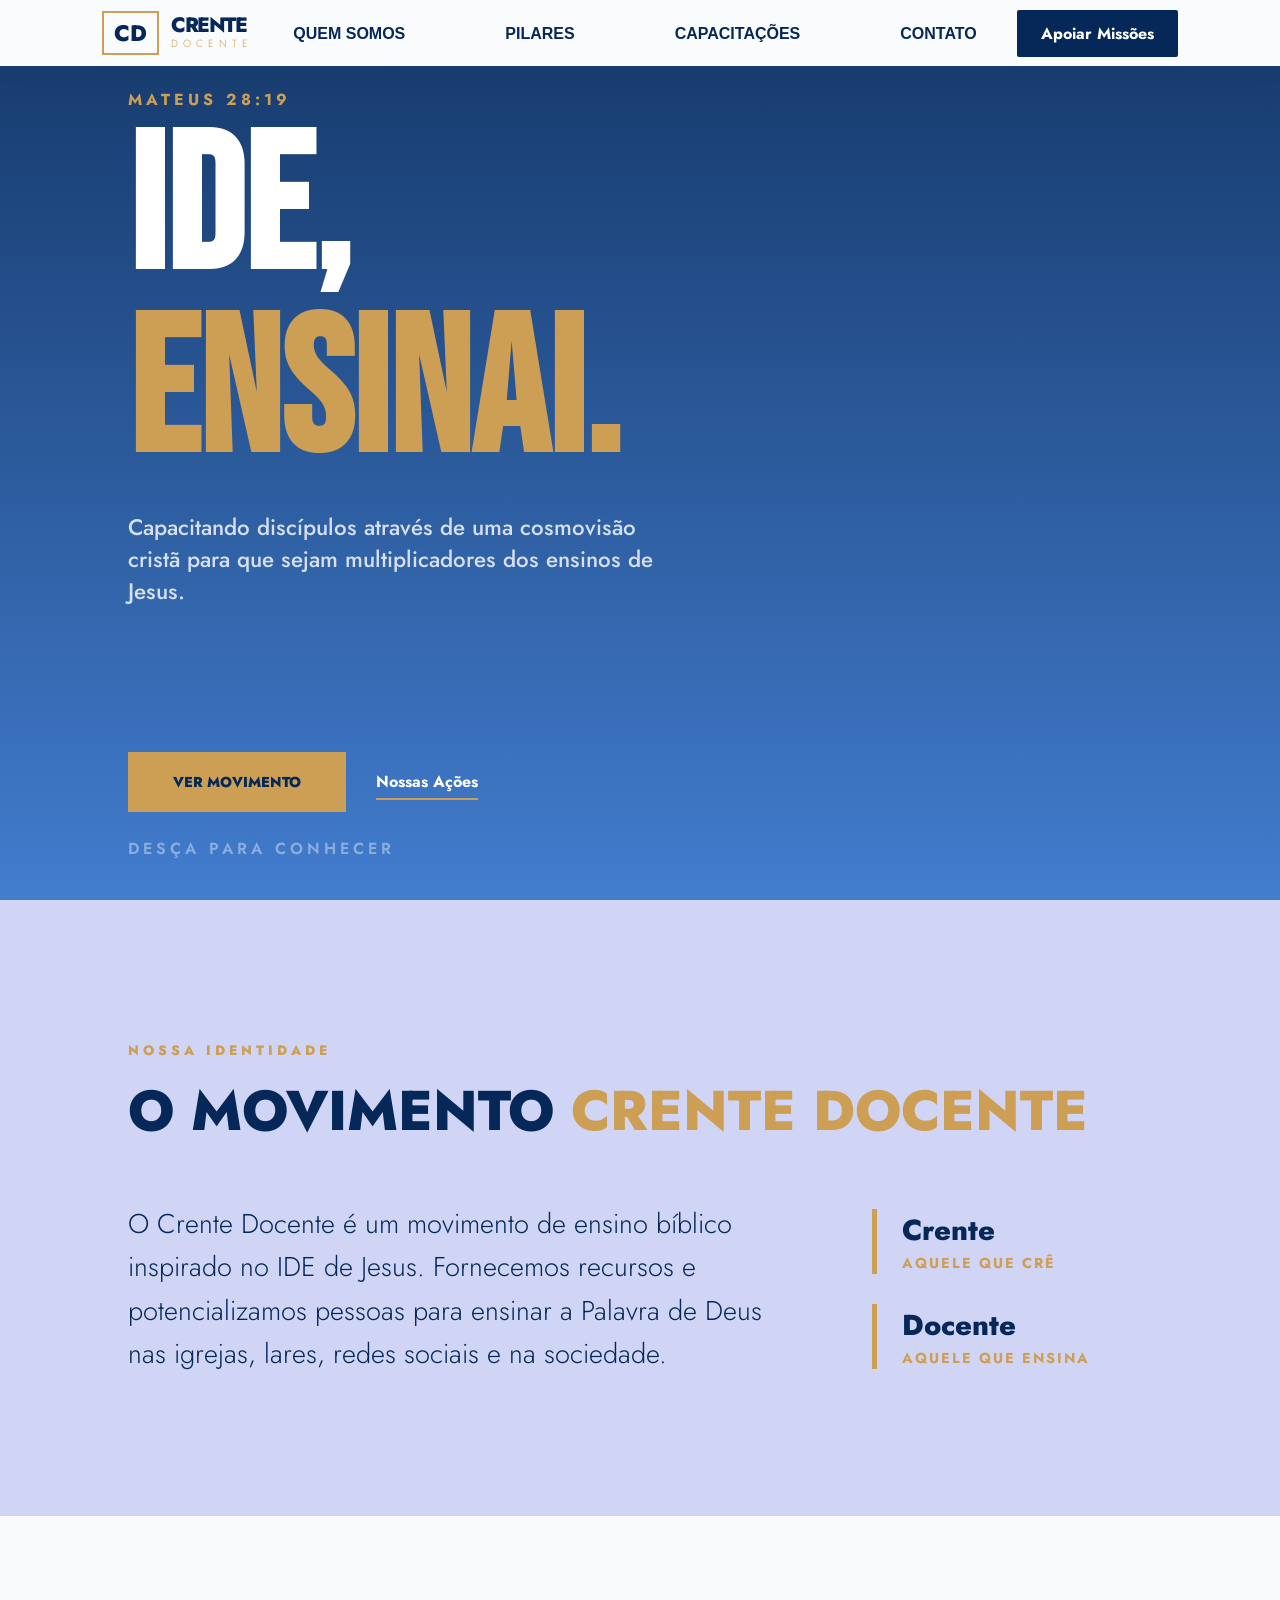
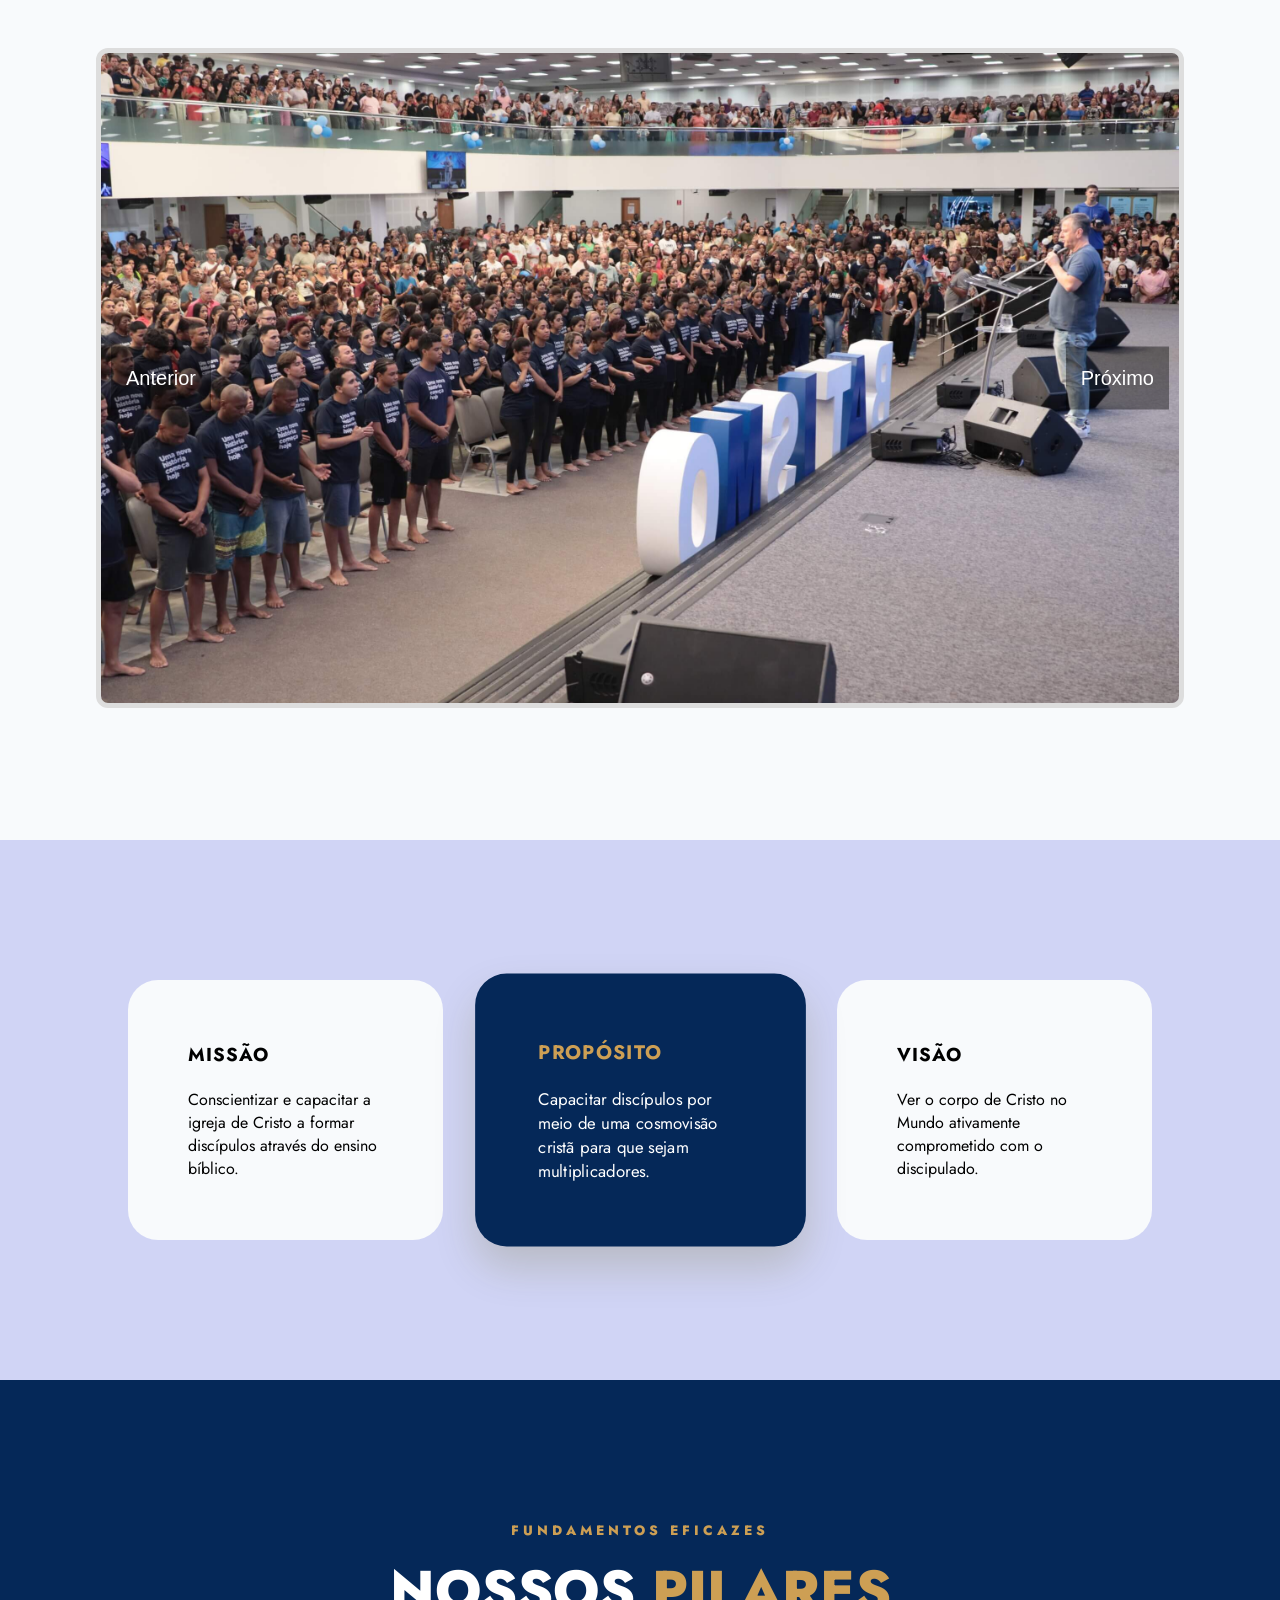
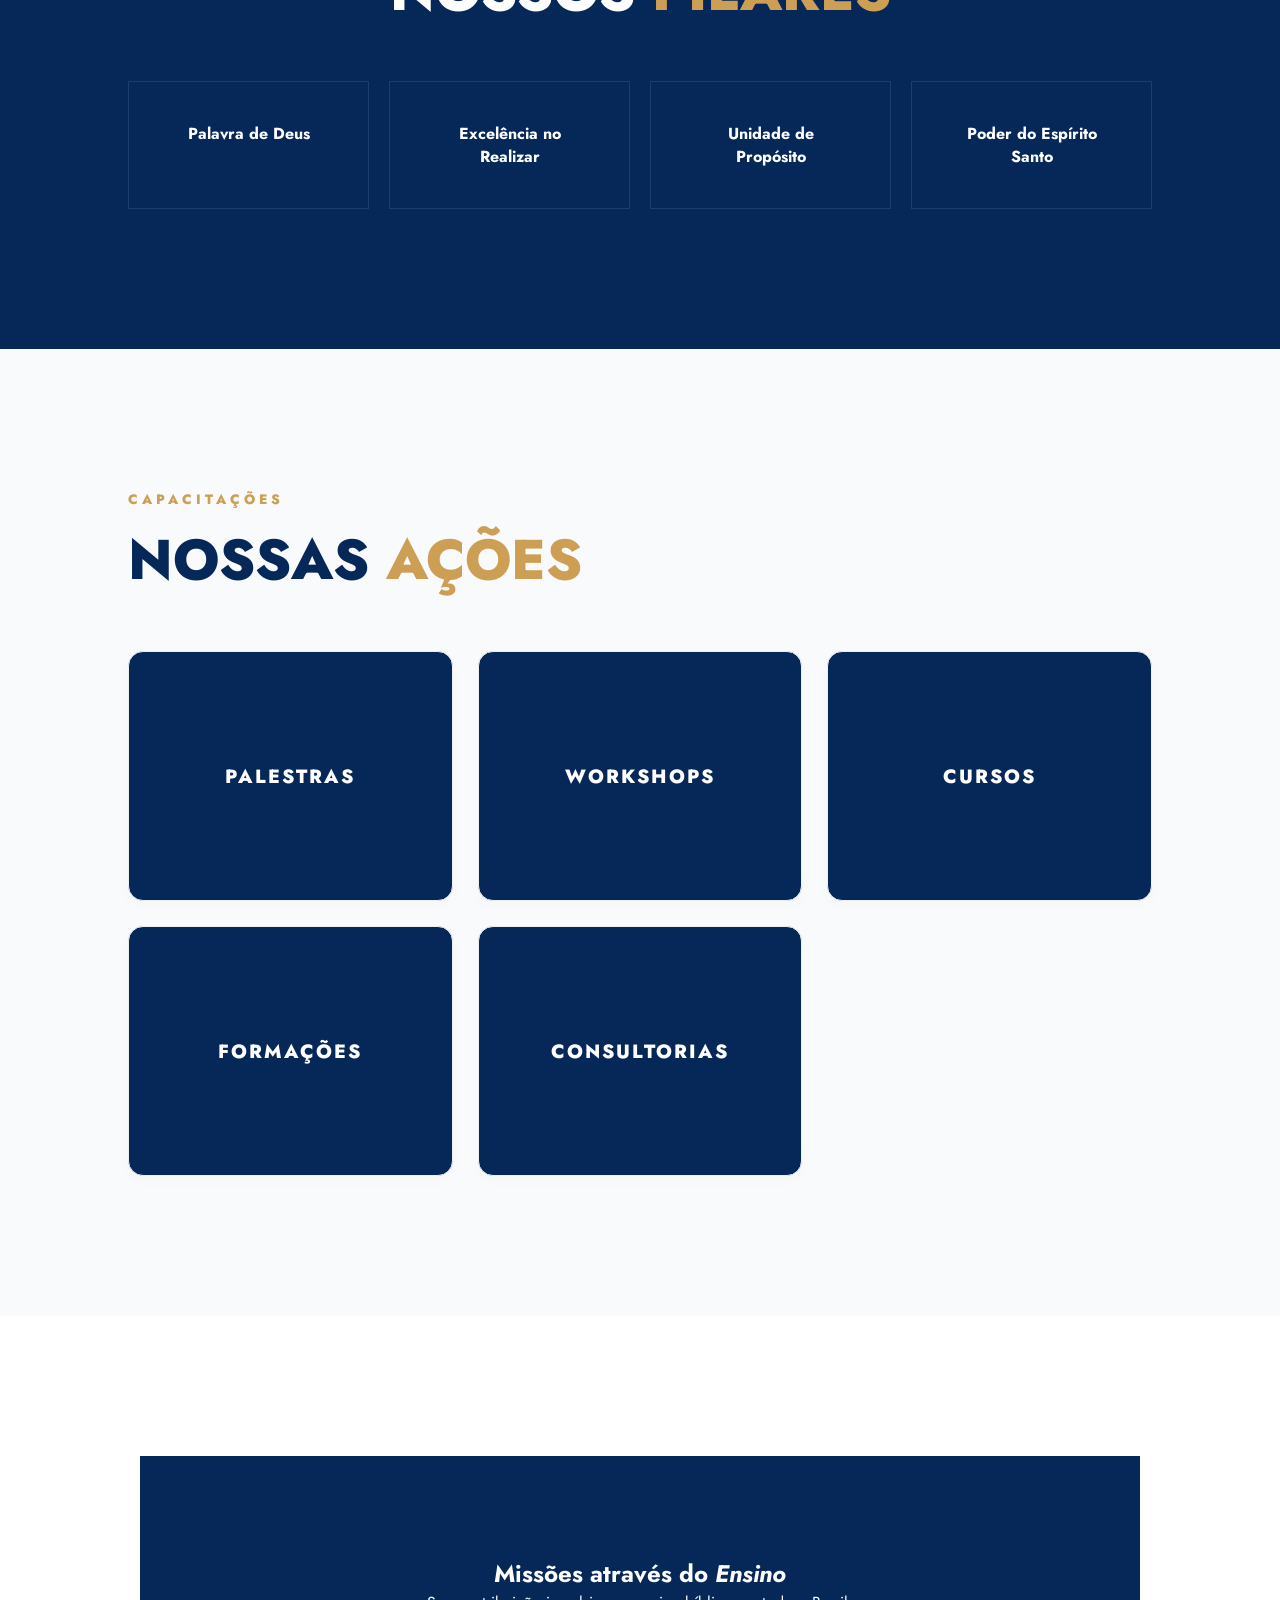
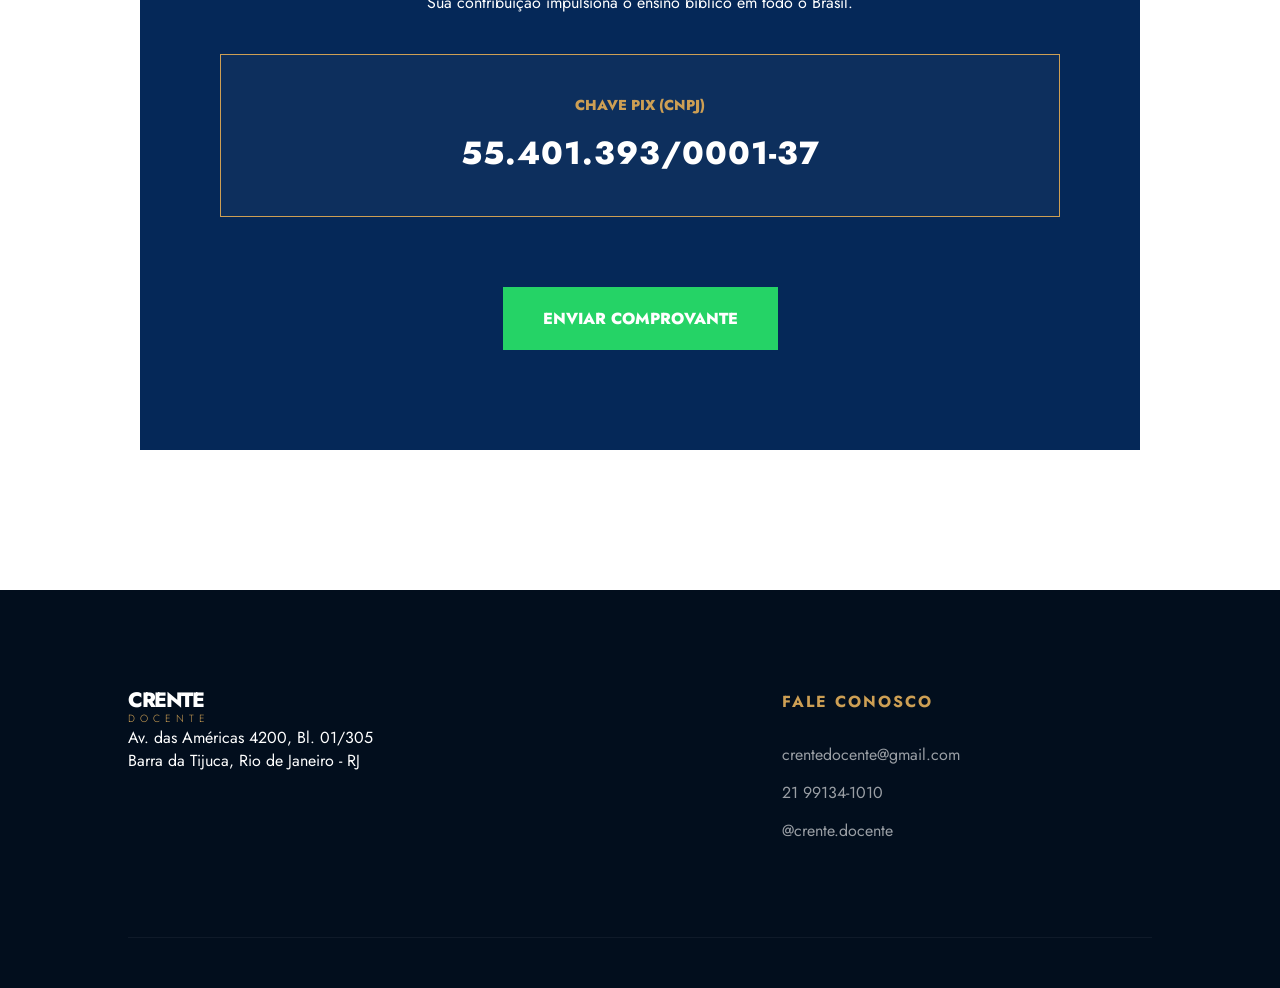
<file: index.html>
<!DOCTYPE html>
<html lang="pt-BR">

<head>

    <meta charset="UTF-8">
    <meta name="viewport" content="width=device-width, initial-scale=1.0">
    <title>Crente Docente | Ide, Ensinai</title>
    <link href="https://fonts.googleapis.com/css2?family=Jost:wght@300;400;500;700;800&display=swap" rel="stylesheet">
    <link rel="stylesheet" href="Style.css">
    <script src="JavaScript.JS" defer></script>

</head>

<body>

  
    <nav id="navbar">                                                      <! -- cabeçalho -->
        <a href="#" class="nav-logo">
            <span class="logo-symbol">CD</span>
            <div class="logo-text">
                <span class="atado">CRENTE</span>
                <span class="espacado">DOCENTE</span>
            </div>
        </a>
        <ul class="nav-links">
            <li><a href="#sobre">Quem Somos</a></li>
            <li><a href="#pilares">Pilares</a></li>
            <li><a href="#acoes">Capacitações</a></li>
            <li><a href="#contato">Contato</a></li>
        </ul>
        <a href="#doar" class="nav-cta">Apoiar Missões</a>
    </nav>


    <section class="hero">                                               <! -- Corpo Central (Bíblia) -->
        <div class="hero-content reveal">
            <div class="hero-tag">Mateus 28:19</div>
            <h1>Ide, <br><em>Ensinai.</em></h1>
            <p>Capacitando discípulos através de uma cosmovisão cristã para que sejam multiplicadores dos ensinos de Jesus.</p>
            <div class="hero-actions">
                <a href="#sobre" class="btn-primary">Ver Movimento</a>
                <a href="#acoes" class="btn-secondary">Nossas Ações</a>
            </div>
        </div>
        <div class="hero-visual reveal">
          
        </div>
        <div class="hero-scroll">Desça para conhecer</div>
    </section>








    <section class="about" id="sobre">                            <! -- Sub-Centro -->
        <div class="container reveal">
            <span class="section-tag">Nossa Identidade</span>
            <h2 class="section-title">O Movimento <em>Crente Docente</em></h2>
            <div class="about-flex">
                <div class="about-text">
                    <p class="large-text">O Crente Docente é um movimento de ensino bíblico inspirado no IDE de Jesus. Fornecemos recursos e potencializamos pessoas para ensinar a Palavra de Deus nas igrejas, lares, redes sociais e na sociedade.</p>
                </div>
                <div class="about-stats">
                    <div class="stat-item">
                        <span class="stat-num">Crente</span>
                        <span class="stat-desc">Aquele que crê</span>
                    </div>
                    <div class="stat-item">
                        <span class="stat-num">Docente</span>
                        <span class="stat-desc">Aquele que ensina</span>
                    </div>
                </div>
            </div>
        </div>
    </section>

<br><br><br><br>

    <seletion>

        <div class="carousel-container">                                             <! -- CARROSSEL DE FOTOS -->
               <div id="carousel-slide" class="carousel-slide">
                </div>

            <button id="prevBtn">Anterior</button>
            <button id="nextBtn">Próximo</button>
            </div>

    </seletion>


<br><br><br><br>




    <section class="mvp">                                         <! -- 3 CAIXAS -->
        <div class="mvp-grid reveal">
            <div class="mvp-card">
                <div class="mvp-icon"></div>
                <h3>Missão</h3>
                <p>Conscientizar e capacitar a igreja de Cristo a formar discípulos através do ensino bíblico.</p>
            </div>
            <div class="mvp-card featured">
                <div class="mvp-icon"></div>
                <h3>Propósito</h3>
                <p>Capacitar discípulos por meio de uma cosmovisão cristã para que sejam multiplicadores.</p>
            </div>
            <div class="mvp-card">
                <div class="mvp-icon"></div>
                <h3>Visão</h3>
                <p>Ver o corpo de Cristo no Mundo ativamente comprometido com o discipulado.</p>
            </div>
        </div>
    </section>


    <section class="pilares" id="pilares">                       <! -- 4 PILARES -->
        <div class="reveal">
            <span class="section-tag" style="color: var(--gold);">Fundamentos Eficazes</span>
            <h2 class="section-title" style="color: white;">Nossos <em>Pilares</em></h2>
            <div class="pilares-list">
                <div class="pilar-box"><h4>Palavra de Deus</h4></div>
                <div class="pilar-box"><h4>Excelência no Realizar</h4></div>
                <div class="pilar-box"><h4>Unidade de Propósito</h4></div>
                <div class="pilar-box"><h4>Poder do Espírito Santo</h4></div>
            </div>
        </div>
    </section>


    <section class="ministries" id="acoes">                      <! -- capacitações - Cards Giratórios-->
        <div class="container reveal">
            <span class="section-tag">Capacitações</span>
            <h2 class="section-title">Nossas <em>Ações</em></h2>
            <div class="ministries-grid">
                
                <div class="m-card">
                    <div class="m-card-inner">
                        <div class="m-card-front">
                            <h4>Palestras</h4>
                        </div>
                        <div class="m-card-back">
                            <p>Conteúdo profundo e inspirador para eventos, congressos e encontros de liderança cristã.</p>
                        </div>
                    </div>
                </div>

                <div class="m-card">
                    <div class="m-card-inner">
                        <div class="m-card-front">
                            <h4>Workshops</h4>
                        </div>
                        <div class="m-card-back">
                            <p>Treinamentos práticos e dinâmicos para a capacitação imediata de professores e líderes.</p>
                        </div>
                    </div>
                </div>

                <div class="m-card">
                    <div class="m-card-inner">
                        <div class="m-card-front">
                            <h4>Cursos</h4>
                        </div>
                        <div class="m-card-back">
                            <p>Formação bíblica estruturada com foco em profundidade teológica, didática e ferramentas de ensino.</p>
                        </div>
                    </div>
                </div>

                <div class="m-card">
                    <div class="m-card-inner">
                        <div class="m-card-front">
                            <h4>Formações</h4>
                        </div>
                        <div class="m-card-back">
                            <p>Programas completos para o desenvolvimento de novos docentes focados na expansão do Reino.</p>
                        </div>
                    </div>
                </div>

                <div class="m-card">
                    <div class="m-card-inner">
                        <div class="m-card-front">
                            <h4>Consultorias</h4>
                        </div>
                        <div class="m-card-back">
                            <p>Auxílio estratégico personalizado para organizar e potencializar departamentos de ensino nas igrejas.</p>
                        </div>
                    </div>
                </div>

            </div>
        </div>
    </section>


    <section class="donation" id="doar">                                <! -- Chave PIX -->
        <div class="donation-container reveal">
            <div class="donation-content">
                <h2>Missões através do <em>Ensino</em></h2>
                <p>Sua contribuição impulsiona o ensino bíblico em todo o Brasil.</p>
                <div class="pix-card">
                    <span class="pix-label">Chave PIX (CNPJ)</span>
                    <span class="pix-key">55.401.393/0001-37</span>
                </div>
                <a href="https://wa.me/5521991341010" class="btn-whatsapp">Enviar Comprovante</a>
            </div>
        </div>
    </section>


    <footer>                                                        <! -- Rodapé -->
        <div class="footer-grid reveal">
            <div class="footer-brand">
                <div class="logo-text">
                    <span class="atado" style="color: white;">CRENTE</span>
                    <span class="espacado" style="color: var(--gold);">DOCENTE</span>
                </div>
                <p>Av. das Américas 4200, Bl. 01/305<br>Barra da Tijuca, Rio de Janeiro - RJ</p>
            </div>
            <div class="footer-contact" id="contato">
                <h4>Fale Conosco</h4>
                <p>crentedocente@gmail.com</p>
                <p>21 99134-1010</p>
                <p>@crente.docente</p>
            </div>
        </div>
    </footer>
  </body>
</html>
</file>
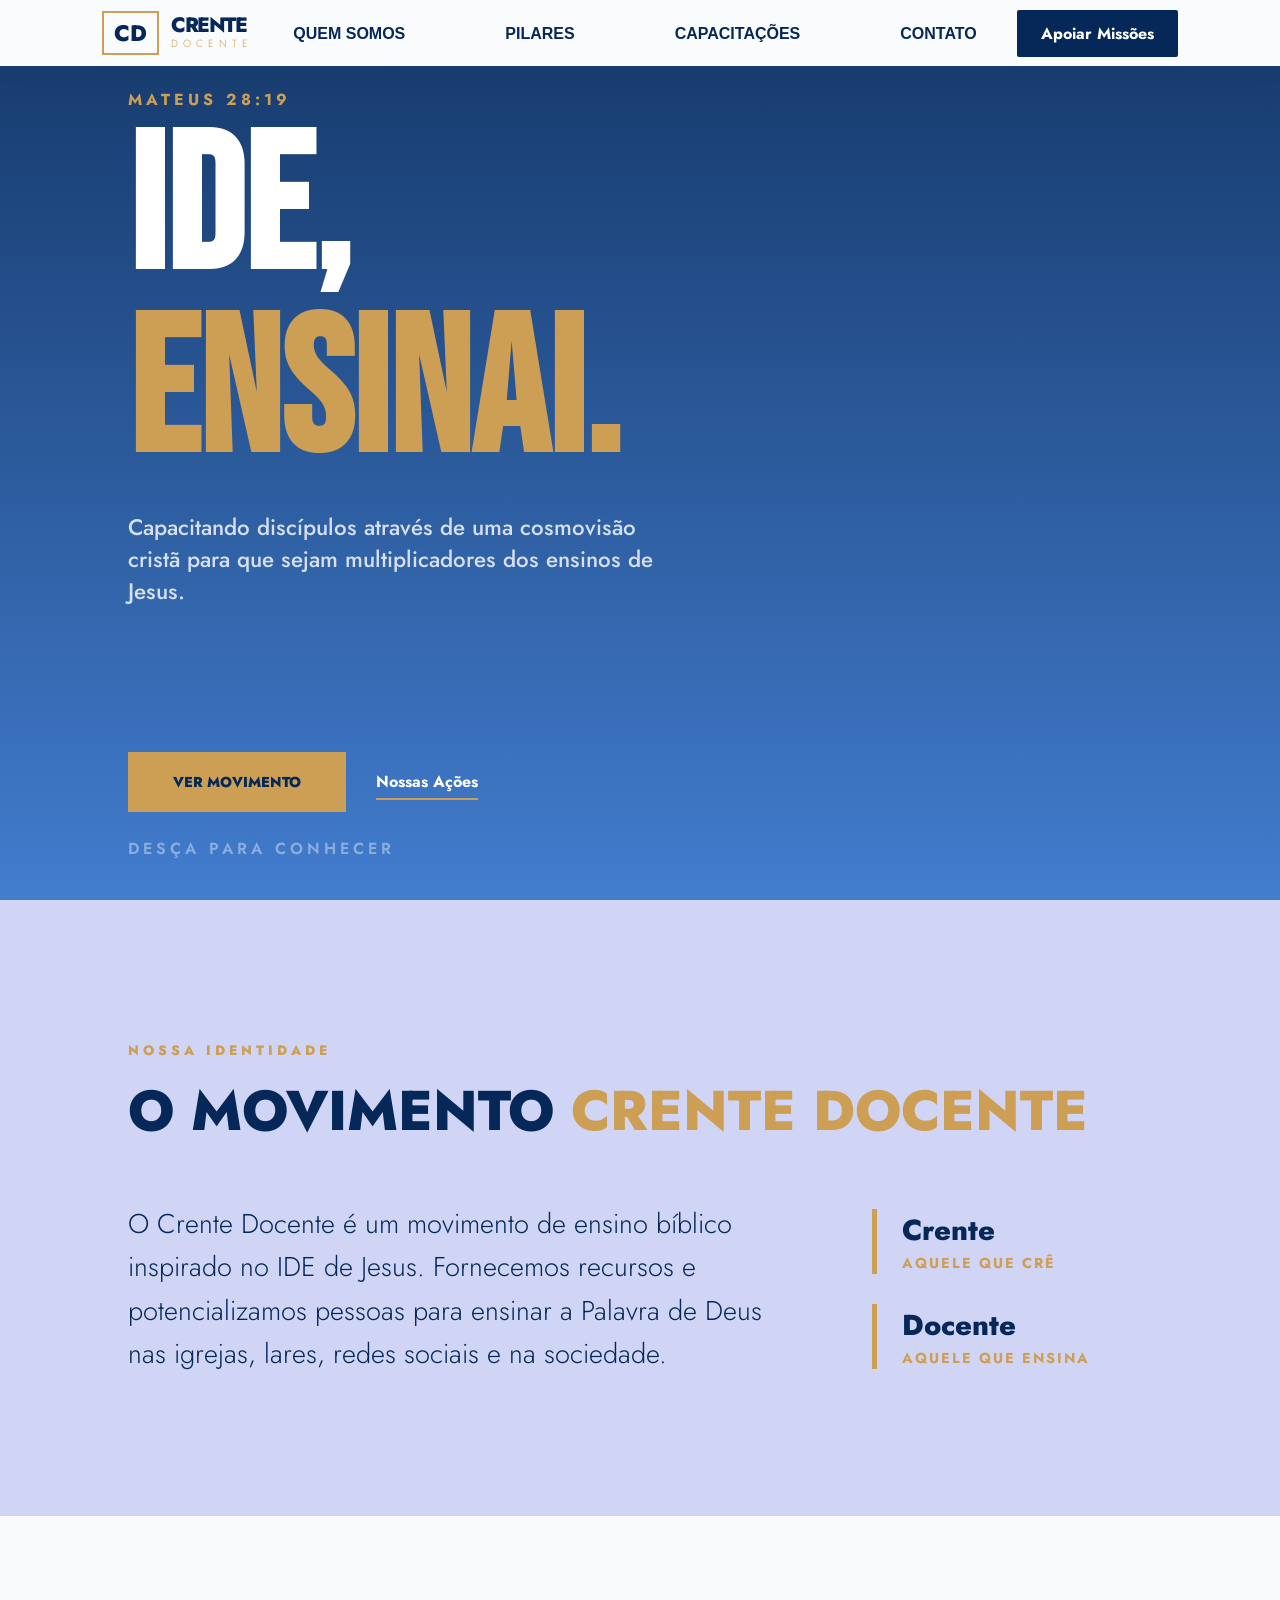
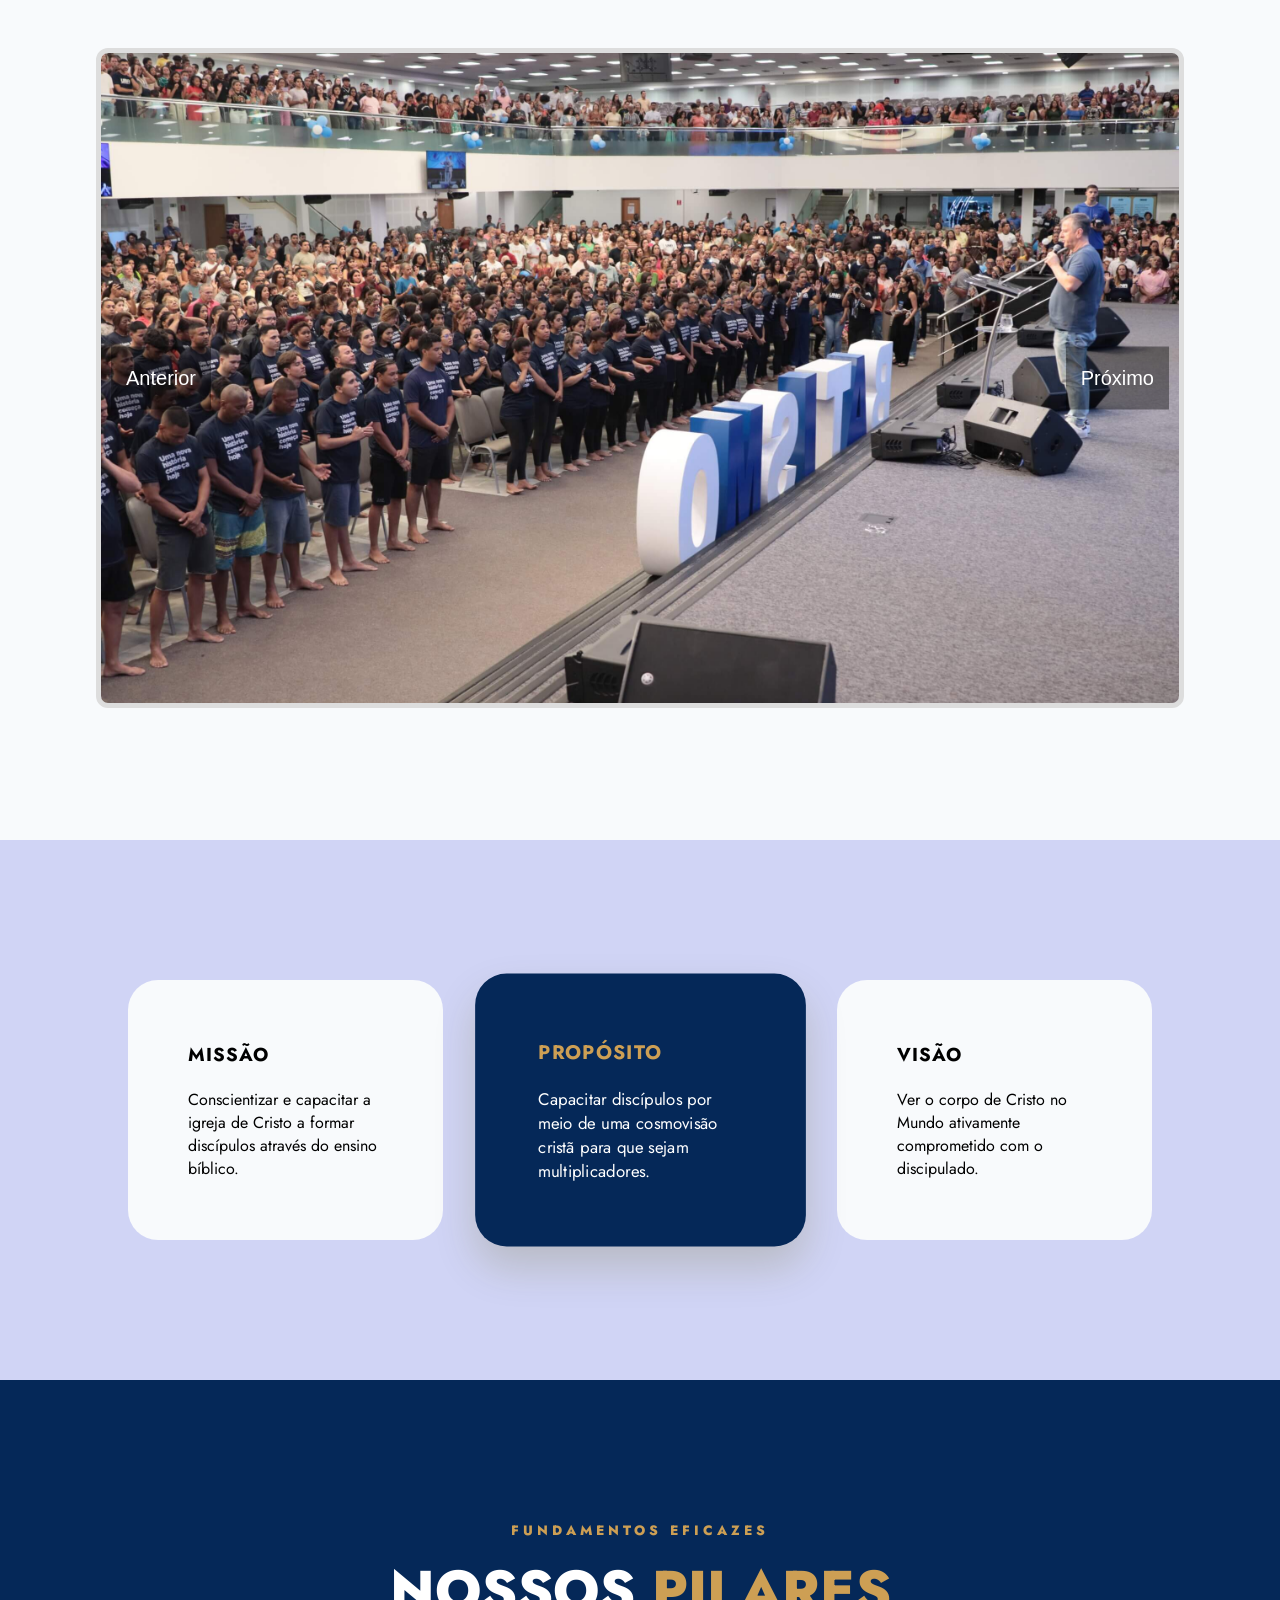
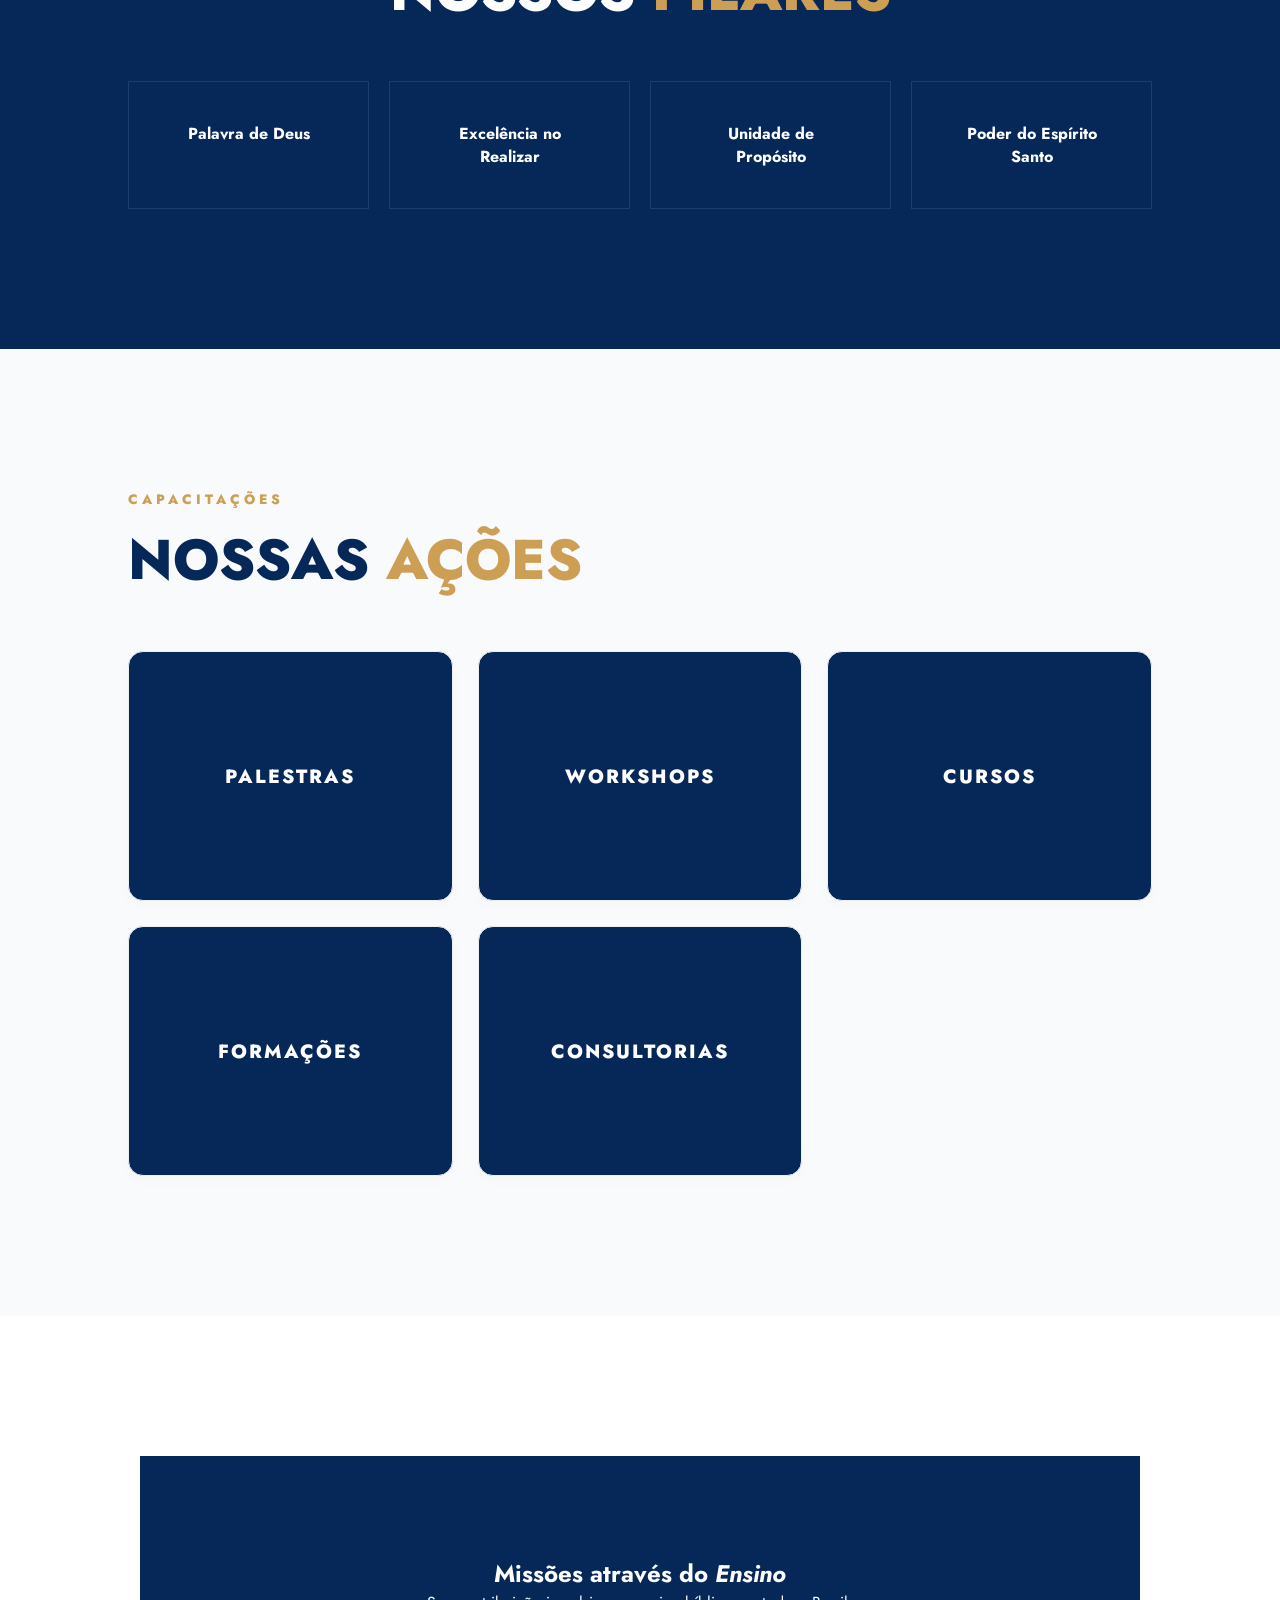
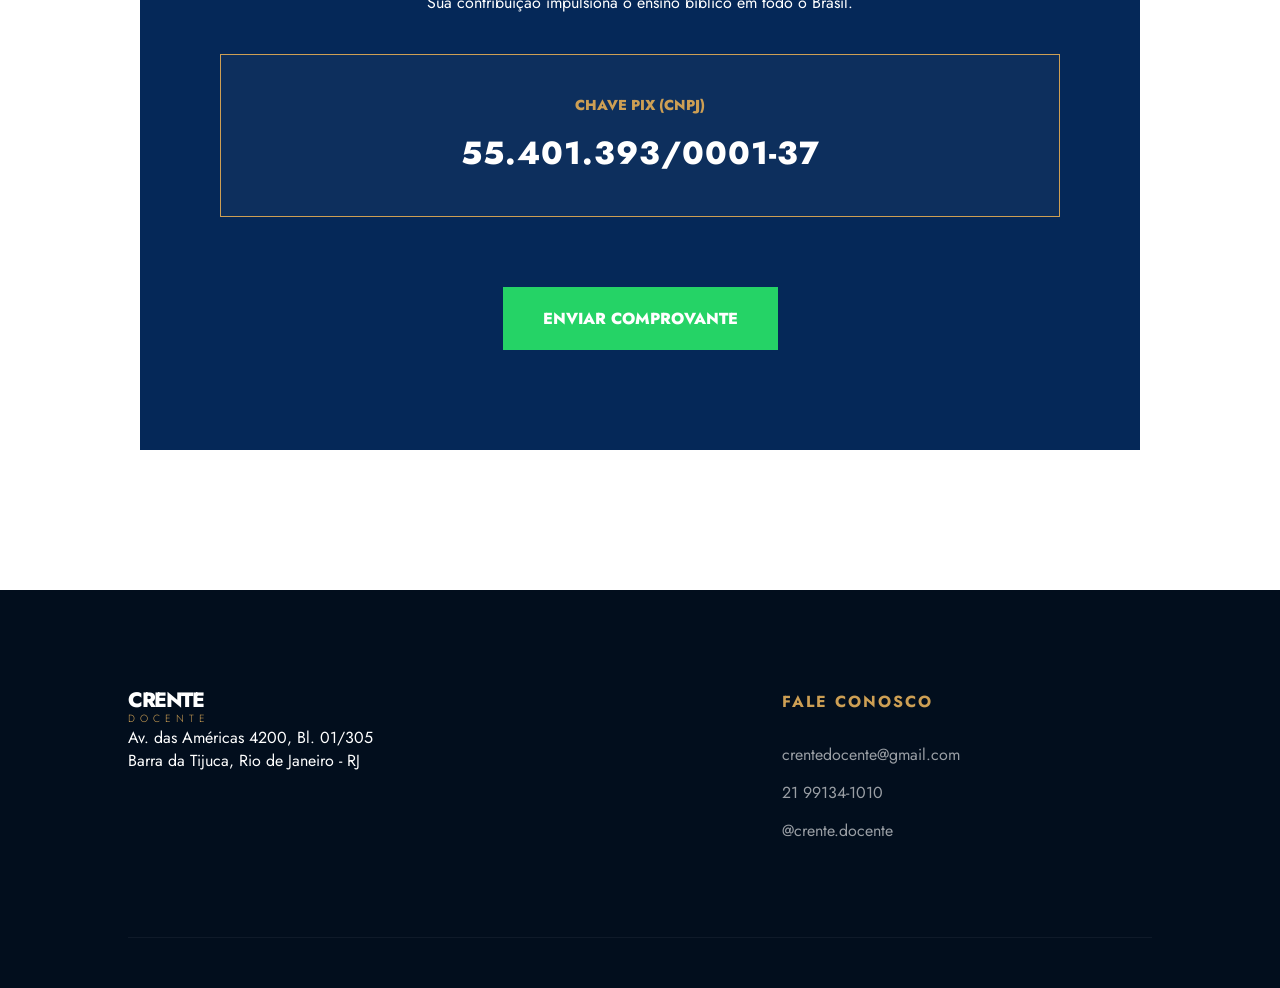
<file: igreja.html>
<!DOCTYPE html>
<html lang="pt-BR">

<head>

    <meta charset="UTF-8">
    <meta name="viewport" content="width=device-width, initial-scale=1.0">
    <title>Crente Docente | Ide, Ensinai</title>
    <link href="https://fonts.googleapis.com/css2?family=Jost:wght@300;400;500;700;800&display=swap" rel="stylesheet">
    <link rel="stylesheet" href="Style.css">
    <script src="JavaScript.JS" defer></script>

</head>

<body>

  
    <nav id="navbar">                                                      <! -- cabeçalho -->
        <a href="#" class="nav-logo">
            <span class="logo-symbol">CD</span>
            <div class="logo-text">
                <span class="atado">CRENTE</span>
                <span class="espacado">DOCENTE</span>
            </div>
        </a>
        <ul class="nav-links">
            <li><a href="#sobre">Quem Somos</a></li>
            <li><a href="#pilares">Pilares</a></li>
            <li><a href="#acoes">Capacitações</a></li>
            <li><a href="#contato">Contato</a></li>
        </ul>
        <a href="#doar" class="nav-cta">Apoiar Missões</a>
    </nav>


    <section class="hero">                                               <! -- Corpo Central (Bíblia) -->
        <div class="hero-content reveal">
            <div class="hero-tag">Mateus 28:19</div>
            <h1>Ide, <br><em>Ensinai.</em></h1>
            <p>Capacitando discípulos através de uma cosmovisão cristã para que sejam multiplicadores dos ensinos de Jesus.</p>
            <div class="hero-actions">
                <a href="#sobre" class="btn-primary">Ver Movimento</a>
                <a href="#acoes" class="btn-secondary">Nossas Ações</a>
            </div>
        </div>
        <div class="hero-visual reveal">
          
        </div>
        <div class="hero-scroll">Desça para conhecer</div>
    </section>








    <section class="about" id="sobre">                            <! -- Sub-Centro -->
        <div class="container reveal">
            <span class="section-tag">Nossa Identidade</span>
            <h2 class="section-title">O Movimento <em>Crente Docente</em></h2>
            <div class="about-flex">
                <div class="about-text">
                    <p class="large-text">O Crente Docente é um movimento de ensino bíblico inspirado no IDE de Jesus. Fornecemos recursos e potencializamos pessoas para ensinar a Palavra de Deus nas igrejas, lares, redes sociais e na sociedade.</p>
                </div>
                <div class="about-stats">
                    <div class="stat-item">
                        <span class="stat-num">Crente</span>
                        <span class="stat-desc">Aquele que crê</span>
                    </div>
                    <div class="stat-item">
                        <span class="stat-num">Docente</span>
                        <span class="stat-desc">Aquele que ensina</span>
                    </div>
                </div>
            </div>
        </div>
    </section>

<br><br><br><br>

    <seletion>

        <div class="carousel-container">                                             <! -- CARROSSEL DE FOTOS -->
               <div id="carousel-slide" class="carousel-slide">
                </div>

            <button id="prevBtn">Anterior</button>
            <button id="nextBtn">Próximo</button>
            </div>

    </seletion>


<br><br><br><br>




    <section class="mvp">                                         <! -- 3 CAIXAS -->
        <div class="mvp-grid reveal">
            <div class="mvp-card">
                <div class="mvp-icon"></div>
                <h3>Missão</h3>
                <p>Conscientizar e capacitar a igreja de Cristo a formar discípulos através do ensino bíblico.</p>
            </div>
            <div class="mvp-card featured">
                <div class="mvp-icon"></div>
                <h3>Propósito</h3>
                <p>Capacitar discípulos por meio de uma cosmovisão cristã para que sejam multiplicadores.</p>
            </div>
            <div class="mvp-card">
                <div class="mvp-icon"></div>
                <h3>Visão</h3>
                <p>Ver o corpo de Cristo no Mundo ativamente comprometido com o discipulado.</p>
            </div>
        </div>
    </section>


    <section class="pilares" id="pilares">                       <! -- 4 PILARES -->
        <div class="reveal">
            <span class="section-tag" style="color: var(--gold);">Fundamentos Eficazes</span>
            <h2 class="section-title" style="color: white;">Nossos <em>Pilares</em></h2>
            <div class="pilares-list">
                <div class="pilar-box"><h4>Palavra de Deus</h4></div>
                <div class="pilar-box"><h4>Excelência no Realizar</h4></div>
                <div class="pilar-box"><h4>Unidade de Propósito</h4></div>
                <div class="pilar-box"><h4>Poder do Espírito Santo</h4></div>
            </div>
        </div>
    </section>


    <section class="ministries" id="acoes">                      <! -- capacitações - Cards Giratórios-->
        <div class="container reveal">
            <span class="section-tag">Capacitações</span>
            <h2 class="section-title">Nossas <em>Ações</em></h2>
            <div class="ministries-grid">
                
                <div class="m-card">
                    <div class="m-card-inner">
                        <div class="m-card-front">
                            <h4>Palestras</h4>
                        </div>
                        <div class="m-card-back">
                            <p>Conteúdo profundo e inspirador para eventos, congressos e encontros de liderança cristã.</p>
                        </div>
                    </div>
                </div>

                <div class="m-card">
                    <div class="m-card-inner">
                        <div class="m-card-front">
                            <h4>Workshops</h4>
                        </div>
                        <div class="m-card-back">
                            <p>Treinamentos práticos e dinâmicos para a capacitação imediata de professores e líderes.</p>
                        </div>
                    </div>
                </div>

                <div class="m-card">
                    <div class="m-card-inner">
                        <div class="m-card-front">
                            <h4>Cursos</h4>
                        </div>
                        <div class="m-card-back">
                            <p>Formação bíblica estruturada com foco em profundidade teológica, didática e ferramentas de ensino.</p>
                        </div>
                    </div>
                </div>

                <div class="m-card">
                    <div class="m-card-inner">
                        <div class="m-card-front">
                            <h4>Formações</h4>
                        </div>
                        <div class="m-card-back">
                            <p>Programas completos para o desenvolvimento de novos docentes focados na expansão do Reino.</p>
                        </div>
                    </div>
                </div>

                <div class="m-card">
                    <div class="m-card-inner">
                        <div class="m-card-front">
                            <h4>Consultorias</h4>
                        </div>
                        <div class="m-card-back">
                            <p>Auxílio estratégico personalizado para organizar e potencializar departamentos de ensino nas igrejas.</p>
                        </div>
                    </div>
                </div>

            </div>
        </div>
    </section>


    <section class="donation" id="doar">                                <! -- Chave PIX -->
        <div class="donation-container reveal">
            <div class="donation-content">
                <h2>Missões através do <em>Ensino</em></h2>
                <p>Sua contribuição impulsiona o ensino bíblico em todo o Brasil.</p>
                <div class="pix-card">
                    <span class="pix-label">Chave PIX (CNPJ)</span>
                    <span class="pix-key">55.401.393/0001-37</span>
                </div>
                <a href="https://wa.me/5521991341010" class="btn-whatsapp">Enviar Comprovante</a>
            </div>
        </div>
    </section>


    <footer>                                                        <! -- Rodapé -->
        <div class="footer-grid reveal">
            <div class="footer-brand">
                <div class="logo-text">
                    <span class="atado" style="color: white;">CRENTE</span>
                    <span class="espacado" style="color: var(--gold);">DOCENTE</span>
                </div>
                <p>Av. das Américas 4200, Bl. 01/305<br>Barra da Tijuca, Rio de Janeiro - RJ</p>
            </div>
            <div class="footer-contact" id="contato">
                <h4>Fale Conosco</h4>
                <p>crentedocente@gmail.com</p>
                <p>21 99134-1010</p>
                <p>@crente.docente</p>
            </div>
        </div>
    </footer>
  </body>
</html>
</file>
<file: Style.css>
@import url('https://fonts.googleapis.com/css2?family=Bebas+Neue&display=swap'); /*Name of the Font is Bebas Neue*/


:root {
    --primary: #052858;
    --deep: #084D6E;
    --gold: #CD9F54;
    --black: #000000;
    --white: #FFFFFF;
    --bg-light: #F8FAFC;
}

* { margin: 0; 
  padding: 0; 
  box-sizing: border-box; }

html { scroll-behavior: smooth; }

body {
    font-family: 'Jost', sans-serif;
    background-color: var(--bg-light);
    color: var(--black);
}




/* --- REVEAL ANIMATION --- */
.reveal {
    opacity: 0;
    transform: translateY(40px);
    transition: all 1.2s cubic-bezier(0.17, 0.55, 0.55, 1);
}
.reveal.active {
    opacity: 1;
    transform: translateY(0);
}




/* NAVBAR - CABEÇALHO*/
nav {
  display: flex;
  justify-content: space-between; 
  align-items: center;
  padding: 0.6rem 8%; 
  background: rgba(255, 255, 255, 0.98);
  position: fixed; nav {
  display: flex;
  font-family: Arial, Helvetica, sans-serif;
  justify-content: space-between; 
  align-items: center;
  padding: 1.2rem 8%; 
  background: rgba(255, 255, 255, 0.98);
  position: fixed; 
  width: 100%; 
  top: 0; 
  z-index: 1000;
  box-shadow: 0 4px 30px rgba(0,0,0,0.03);
}
  width: 100%; 
  top: 0; 
  z-index: 1000;
  box-shadow: 0 4px 30px rgba(0,0,0,0.03);
}
.nav-logo { display: flex; 
  align-items: center; 
  text-decoration: none; 
  color: var(--primary); }

.logo-symbol { font-weight: 800; 
  font-size: 1.4rem; 
  border: 2px solid var(--gold); 
  padding: 4px 10px; 
  margin-right: 12px; }

.logo-text { display: flex; 
  flex-direction: column; }

.atado { font-weight: 800; 
  letter-spacing: -1.5px; 
  font-size: 1.3rem; 
  line-height: 1; }

.espacado { font-weight: 300; 
  letter-spacing: 5px; 
  font-size: 0.65rem; 
  color: var(--gold); }

.nav-links { display: flex; 
  list-style: none; 
  gap: 100px; }

.nav-links a { text-decoration: none; 
  color: var(--primary); 
  font-weight: 700;
  font-family: Arial, Helvetica, sans-serif;
  font-size: 16px; 
  text-transform: uppercase; 
  transition: 0.3s; }

.nav-links a:hover { color: var(--gold); }

.nav-cta { background: var(--primary); 
  color: var(--white); 
  padding: 12px 24px; 
  text-decoration: none; 
  font-weight: 700; 
  border-radius: 2px; 
  transition: 0.3s; }

.nav-cta:hover { background: var(--gold); }




/* HERO - Corpo Central (Bíblia)*/
.hero {
    height: 100vh;
    background: linear-gradient(rgba(1, 39, 92, 0.92), rgba(51, 114, 202, 0.92)), url('https://images.unsplash.com/photo-1504052434569-70ad5836ab65?q=80&w=2070') center/cover;
    display: flex; 
    align-items: center; 
    padding: 0 10%; 
    color: var(--white);
    position: relative;
}
.hero-content { flex: 1.2; }

.hero h1 { font-size: clamp(12rem, 10vw, 6.5rem); 
  line-height: 0.95; 
  margin-bottom: 25px; 
  font-weight: 800; 
  text-transform: uppercase;
  font-family: "Bebas Neue";}

.hero h1 em { color: var(--gold); 
  font-style: normal; 
  font-family:"Bebas Neue"}

.hero p { max-width: 550px; 
  font-size: 1.4rem;
  opacity: 0.8; 
  margin-bottom: 45px; 
  font-weight: 500; }

.hero-tag { color: var(--gold); 
  font-weight: 700; 
  letter-spacing: 4px; 
  margin-bottom: 10px; 
  text-transform: uppercase; }

.hero-visual { flex: 0.8; 
  text-align: right; }

.bible-art { font-size: 18rem; 
  color: rgba(255,255,255,0.08); 
  filter: drop-shadow(0 0 30px rgba(0,0,0,0.5)); }

.btn-primary { background: var(--gold); 
  color: var(--primary); 
  padding: 20px 45px; 
  text-decoration: none; 
  display: inline-block; 
  font-weight: 800; 
  margin-right: 25px;
  margin-top: 100px; 
  text-transform: uppercase; 
  font-size: 0.9rem; }

.btn-secondary { color: var(--white); 
  font-weight: 700; 
  text-decoration: none; 
  border-bottom: 2px solid var(--gold); 
  padding-bottom: 5px; }

.hero-scroll { position: absolute; 
  bottom: 40px; left: 10%;
  font-weight: 600; 
  font-size: 1.0rem;
  font-style: normal;
  text-transform: uppercase; 
  letter-spacing: 4px; 
  opacity: 0.4; }




/* SEÇÕES - Sub Centro*/
section { padding: 140px 10%; }

.section-tag { font-weight: 800; 
  color: var(--gold); 
  text-transform: uppercase; 
  letter-spacing: 4px; 
  display: block; 
  margin-bottom: 20px; 
  font-size: 0.85rem; }

.section-title { font-size: clamp(2.5rem, 5vw, 3.5rem); 
  color: var(--primary); 
  font-weight: 800; 
  text-transform: uppercase; 
  margin-bottom: 60px; 
  line-height: 1.1; }

.section-title em { color: var(--gold); 
  font-style: normal; }




/* QUEM SOMOS */

.about-flex { display: flex; 
  gap: 80px; 
  align-items: center;}

.about {
  background-color: #d0d4f5;
}

.large-text { font-size: 1.7rem; 
  font-weight: 300; 
  line-height: 1.6; 
  color: var(--primary); }

.about-stats { display: flex; 
  flex-direction: column; 
  gap: 30px; 
  min-width: 280px; }

.stat-item { border-left: 5px solid var(--gold); 
  padding-left: 25px; }

.stat-num { display: block; 
  font-size: 1.8rem; 
  font-weight: 800; 
  color: var(--primary); }

.stat-desc { color: var(--gold); 
  text-transform: uppercase; 
  font-size: 0.9rem; 
  font-weight: 700; 
  letter-spacing: 2px; }


  
/* CARROSSEL */
.carousel-container {
  width: 85%;
  max-width: 1200px;
  margin: 40px auto;
  overflow: hidden;
  position: relative;
  border: 5px solid #ddd;
  border-radius: 12px;
}

.carousel-slide {
  display: flex;
  transition: transform 0.5s ease-in-out;
}

.carousel-slide img {
  width: 100%; /* Ajusta a imagem ao container */
  flex-shrink: 0;
  height: 650px;
  object-fit: cover;
}

button {
  position: absolute;
  top: 50%;
  transform: translateY(-50%);
  background: rgba(0,0,0,0.4);
  color: white;
  border: none;
  padding: 20px 15px;
  cursor: pointer;
  font-size: 20px;
  transition: background 0.3s;
}

button:hover {
  background: rgba(0,0,0,0.8);
}

#prevBtn { left: 10px; }
#nextBtn { right: 10px; }



/* MVP CARDS */
.mvp { background: #d0d4f5; }

.mvp-grid { display: grid; 
  grid-template-columns: repeat(auto-fit, minmax(300px, 1fr)); 
  gap: 40px; }

.mvp-card { padding: 60px; 
  background: var(--bg-light); 
  border-radius: 30px; 
  transition: 0.5s; }

.mvp-card.featured { background: var(--primary); 
  color: var(--white); 
  transform: scale(1.05); 
  box-shadow: 0 20px 40px rgba(88, 87, 5, 0.2); }

.mvp-card.featured h3 { color: var(--gold); }

.mvp-icon { font-size: 3.5rem; 
  margin-bottom: 1px; }

.mvp-card h3 { margin-bottom: 20px; 
  text-transform: uppercase; 
  letter-spacing: 1px; }




/* PILARES */
.pilares { background: var(--primary); 
  color: var(--white); 
  text-align: center; }

.pilares-list { display: grid; 
  grid-template-columns: repeat(auto-fit, minmax(220px, 1fr)); 
  gap: 20px; 
  margin-top: 60px; }

.pilar-box { border: 1px solid rgba(255,255,255,0.1); 
  padding: 40px; 
  transition: 0.4s; }

.pilar-box:hover { background: var(--gold); 
  border-color: var(--gold); 
  transform: translateY(-5px); }




/* CAPACITAÇÕES - EFEITO GIRAR (CARD FLIP) */
.ministries-grid { 
    display: grid; 
    grid-template-columns: repeat(auto-fit, minmax(240px, 1fr)); 
    gap: 25px; 
}

.m-card { 
    background-color: transparent;
    height: 250px; /* Altura fixa necessária para o efeito 3D */
    perspective: 1000px; /* Cria a profundidade do giro */
    cursor: pointer;
}

.m-card-inner {
    position: relative;
    width: 100%;
    height: 100%;
    text-align: center;
    transition: transform 0.8s cubic-bezier(0.4, 0, 0.2, 1);
    transform-style: preserve-3d;
}

/* Gira o card quando o mouse passa por cima */
.m-card:hover .m-card-inner {
    transform: rotateY(180deg);
}

.m-card-front, .m-card-back {
    position: absolute;
    width: 100%;
    height: 100%;
    backface-visibility: hidden; /* Esconde a face oposta ao girar */
    display: flex;
    align-items: center;
    justify-content: center;
    padding: 30px;
    border-radius: 15px; /* Arredondado suave para combinar com o site */
    border: 1px solid #eee;
}

.m-card-front {
    background-color: var(--primary);
    color: var(--white);
    box-shadow: 0 5px 15px rgba(0,0,0,0.02);
}

.m-card-front h4 {
    font-size: 1.2rem;
    font-weight: 800;
    text-transform: uppercase;
    letter-spacing: 2px;
}

.m-card-back {
    background-color: var(--white); /* Fundo azul no verso */
    color: var(--black);
    transform: rotateY(180deg); /* Começa invertido */
    border-color: var(--primary);
    box-shadow: 0 10px 30px rgba(5, 40, 88, 0.2);
}

.m-card-back p {
    font-size: 1rem;
    line-height: 1.5;
    font-weight: 400;
    opacity: 0.95;
}




/* DOAÇÃO */
.donation { background: var(--white); 
  display: flex; 
  justify-content: center; }

.donation-container { width: 100%; 
  max-width: 1000px; 
  background: var(--primary); 
  color: #fff; 
  padding: 100px 80px; 
  text-align: center; }

.pix-card { background: rgba(255,255,255,0.03); 
  padding: 40px; 
  margin: 40px 0; 
  border: 1px solid var(--gold); }

.pix-label { display: block; 
  color: var(--gold); 
  font-size: 0.9rem; 
  font-weight: 800; 
  margin-bottom: 15px; 
  text-transform: uppercase; }

.pix-key { font-size: 2rem; 
  font-weight: 800; 
  letter-spacing: 1px; }

.btn-whatsapp { display: inline-block; 
  background: #25D366; 
  color: #fff; 
  padding: 20px 40px; 
  text-decoration: none; 
  font-weight: 800; 
  margin-top: 30px; 
  text-transform: uppercase; }




/* FOOTER */

footer { background: #020e1d; 
  color: var(--white); 
  padding: 100px 10% 50px; }

.footer-grid { display: grid; 
  grid-template-columns: 1.5fr 1fr; 
  gap: 100px; 
  border-bottom: 1px solid rgba(255,255,255,0.05); 
  padding-bottom: 80px; }

.footer-contact h4 { color: var(--gold); 
  margin-bottom: 30px; 
  text-transform: uppercase; 
  letter-spacing: 2px; }

.footer-contact p { margin-bottom: 15px; 
  opacity: 0.6; }



  
@media (max-width: 900px) {
    .about-flex, .footer-grid { flex-direction: column; 
      text-align: center; 
      gap: 50px; }

    .hero-visual { display: none; }

    .nav-links { display: none; }

    .hero { text-align: center; 
      padding: 0 5%; }

    .hero p { margin: 0 auto 40px; }
}
</file>
